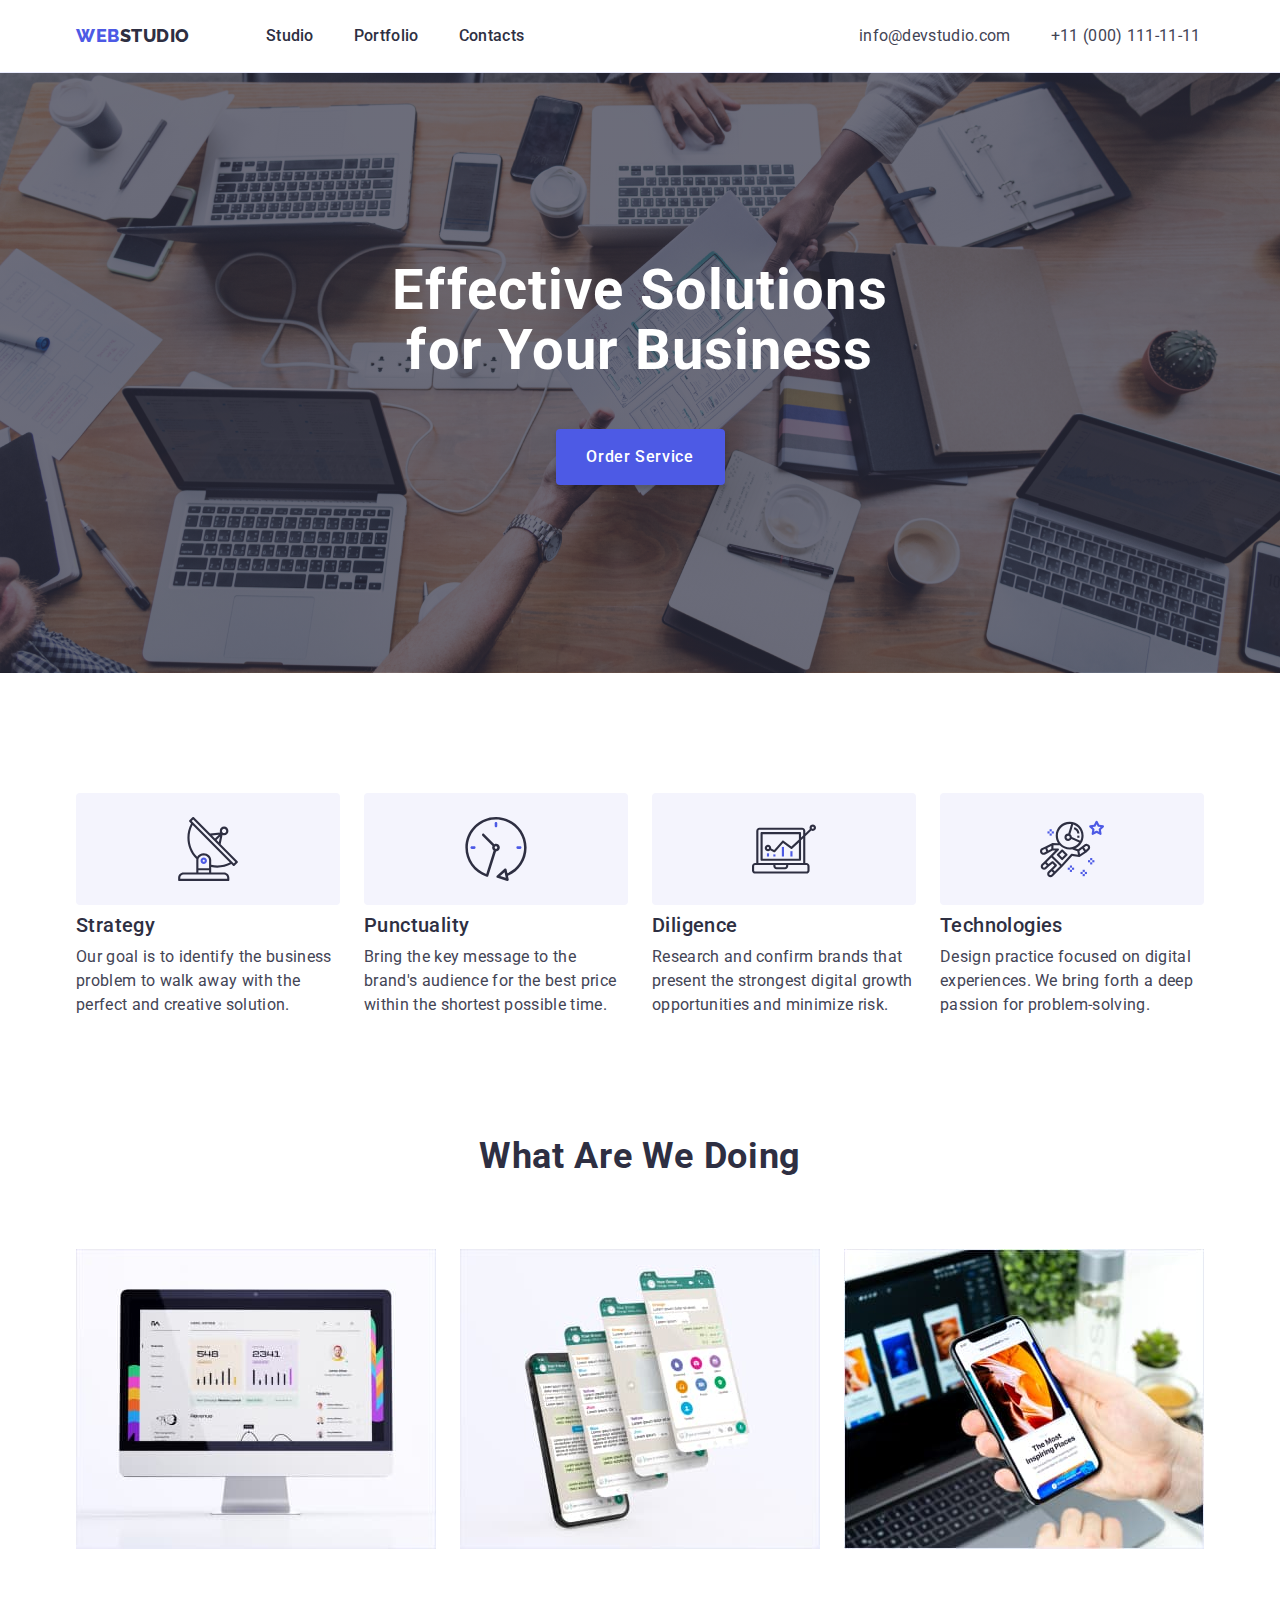
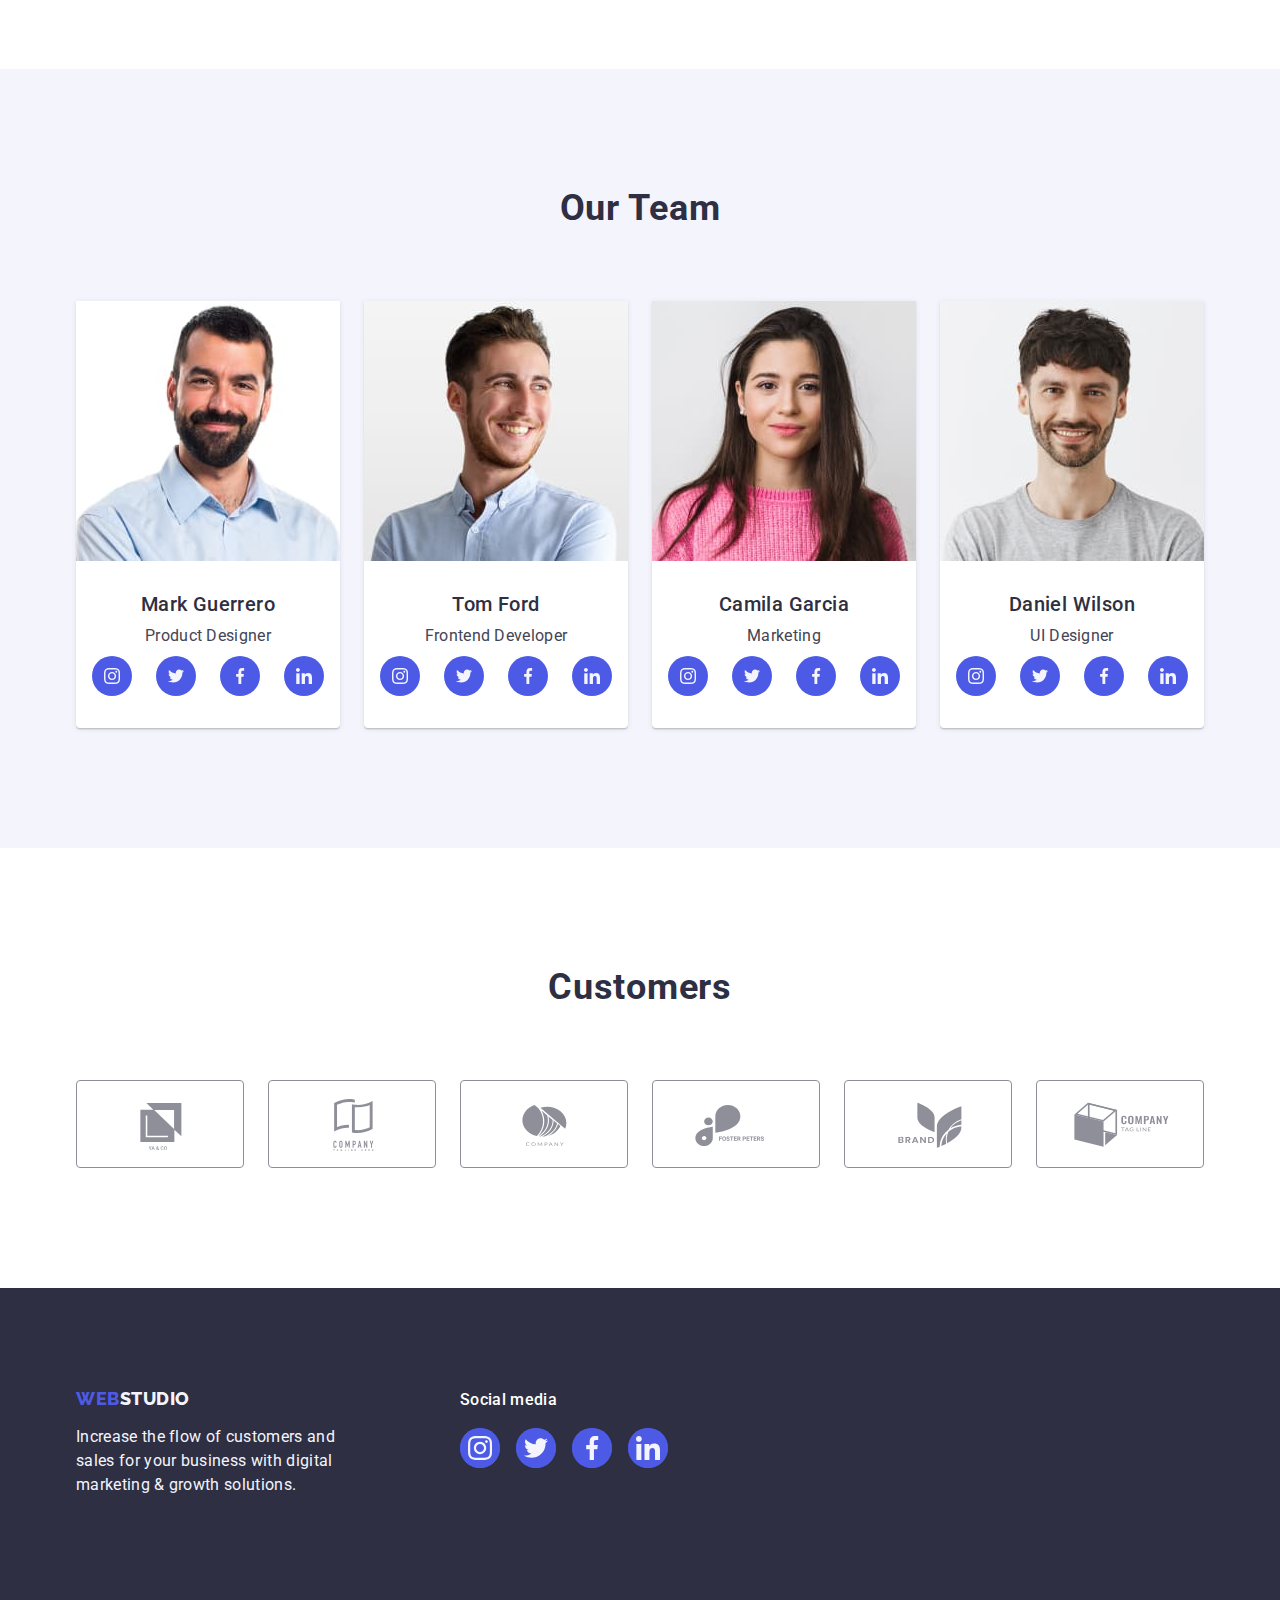
<file: index.html>
<!DOCTYPE html>
<html lang="en">
<head>
    <meta charset="UTF-8">
    <meta http-equiv="X-UA-Compatible" content="IE=edge">
    <meta name="viewport" content="width=device-width, initial-scale=1.0">
    <link rel="preconnect" href="https://fonts.googleapis.com">
    <link rel="preconnect" href="https://fonts.gstatic.com" crossorigin>
    <link href="https://fonts.googleapis.com/css2?family=Raleway:wght@800&family=Roboto:wght@400;500;700;900&display=swap" rel="stylesheet">
    <link rel="stylesheet" href="https://cdnjs.cloudflare.com/ajax/libs/modern-normalize/1.1.0/modern-normalize.min.css">
    <link rel="stylesheet" href="./css/style.css">
    <title>WebStudio</title>
</head>
<body> 
    <header class="page-header">
        <div class="container flexing">
        <nav class="page-navigation">
            <a class="logo link" href="./index.html">Web<span class="logo-studio">Studio</span>
            </a>
            <ul class="menu list">
                <li class="menu-item">
                   <a class="menu-link link" href="./index.html">Studio</a>
                </li>
                <li class="menu-item">
                   <a class="menu-link link"  href="./portfolio.html">Portfolio</a>
                </li>
                <li class="menu-item">
                   <a class="menu-link link"  href="">Contacts</a>
                </li>
            </ul>
            </nav>
        <address class="menu-contacts">
            <ul class="menu-contacts list">
                <li class="menu-contacts-item">
                    <a class="menu-contacts-link link" href="mailto:info@devstudio.com">info@devstudio.com</a>
                </li>
                <li class="menu-contacts-item">
                    <a class="menu-contacts-link link" href="tel:+110001111111">+11 (000) 111-11-11</a>
                </li>
            </ul>
        </address> 
        </div>
    </header>

    <main>
        <!-- HERO -->
        <section class="hero">
            <div class="container">
            <h1 class="hero-title">Effective Solutions for Your Business </h1>
            <button class="hero-modal-button" type="button">Order Service</button>
            </div>
        </section>
        <!-- STUDIO -->
        <section class="studio" id="studio">
            <div class="container">
            <h2 class="visually-hidden">Advantages</h2>
            <ul class="studio-wrp list">
                <li class="studio-item">
                    <div class="studio-icon-wrp">
                    <svg class="studio-icon" width="64" height="64">
                        <use href="./images/icons.svg#icon-antenna-1"></use>
                    </svg>
                    </div>
                    <h3 class="studio-item-title">Strategy</h3>
                    <p class="studio-descr">Our goal is to identify the business problem to walk away with the perfect and creative solution.</p>
                </li>
                <li class="studio-item">
                    <div class="studio-icon-wrp">
                    <svg class="studio-icon" width="64" height="64">
                        <use href="./images/icons.svg#icon-clock-1"></use>
                    </svg>
                    </div>
                    <h3 class="studio-item-title">Punctuality</h3>
                    <p class="studio-descr">Bring the key message to the brand's audience for the best price within the shortest possible time.</p>
                </li>
                <li class="studio-item">
                    <div class="studio-icon-wrp">
                    <svg class="studio-icon" width="64" height="64">
                        <use href="./images/icons.svg#icon-diagram-1"></use>
                    </svg>
                    </div>
                    <h3 class="studio-item-title">Diligence</h3>
                    <p class="studio-descr">Research and confirm brands that present the strongest digital growth opportunities and minimize risk.</p>
                </li>
                <li class="studio-item">
                    <div class="studio-icon-wrp">
                    <svg class="studio-icon" width="64" height="64">
                        <use href="./images/icons.svg#icon-astronaut-1"></use>
                    </svg>
                    </div>
                    <h3 class="studio-item-title">Technologies</h3>
                    <p class="studio-descr">Design practice focused on digital experiences. We bring forth a deep passion for problem-solving.</p>
                </li>
            </ul>
            </div>
        </section>
        <!-- WORK -->
        <section class="work">
            <div class="container">
            <h2 class="work-title">What are we doing</h2>
            <ul class="work-wrp list">
                <li class="work-item">
                    <img class="work-img" src="./images/computer.jpg" alt="computer" width="360" height="300">
                </li>
                <li class="work-item">
                    <img class="work-img" src="./images/phone.jpg" alt="phone" width="360" height="300">
                </li>
                <li class="work-item">
                    <img class="work-img" src="./images/table.jpg" alt="working place" width="360" height="300">
                </li>
            </ul>
            </div>
        </section>

        <section class="contacts" id="contacts">
            <div class="container">
            <h2 class="contacts-title">Our Team</h2>
            <ul class="contacts-wrp list">
                <li class="contacts-item">
                    <img class="contacts-img" src="./images/mark.jpg" alt="mark guerrero" width="264" height="260">
                    <div class="contacts-descr">
                    <h3 class="contacts-employee">Mark Guerrero</h3>
                    <p class="contacts-job">Product Designer</p>
                    
                <ul class="contacts-icon-wrp list">
                    <li class="contacts-icon-item">
                        <a href="" class="contacts-link">
                        <svg class="contacts-icon" width="16" height="16">
                            <use href="./images/icons.svg#icon-instagram"></use>
                        </svg>
                        </a>
                    </li>
                    <li class="contacts-icon-item">
                        <a href="" class="contacts-link">
                        <svg class="contacts-icon" width="16" height="16">
                            <use href="./images/icons.svg#icon-twitter"></use>
                        </svg>
                        </a>
                    </li>
                    <li class="contacts-icon-item">
                        <a href="" class="contacts-link">
                        <svg class="contacts-icon" width="16" height="16">
                            <use href="./images/icons.svg#icon-facebook"></use>
                        </svg>
                        </a>
                    </li>
                    <li class="contacts-icon-item">
                        <a href="" class="contacts-link">
                        <svg class="contacts-icon" width="16" height="16">
                            <use href="./images/icons.svg#icon-linkedin"></use>
                        </svg>
                        </a>
                    </li>
                </ul>
            </div>
                </li>
                <li class="contacts-item">
                    <img class="contacts-img" src="./images/tom.jpg" alt="tom ford" width="264" height="260">
                    <div class="contacts-descr">
                    <h3 class="contacts-employee">Tom Ford</h3>
                    <p class="contacts-job">Frontend Developer</p>
                    
            <ul class="contacts-icon-wrp list">
                <li class="contacts-icon-item">
                    <a href="" class="contacts-link">
                        <svg class="contacts-icon" width="16" height="16">
                            <use href="./images/icons.svg#icon-instagram"></use>
                        </svg>
                    </a>
                </li>
                <li class="contacts-icon-item">
                    <a href="" class="contacts-link">
                        <svg class="contacts-icon" width="16" height="16">
                            <use href="./images/icons.svg#icon-twitter"></use>
                        </svg>
                    </a>
                </li>
                <li class="contacts-icon-item">
                    <a href="" class="contacts-link">
                        <svg class="contacts-icon" width="16" height="16">
                            <use href="./images/icons.svg#icon-facebook"></use>
                        </svg>
                    </a>
                </li>
                <li class="contacts-icon-item">
                    <a href="" class="contacts-link">
                        <svg class="contacts-icon" width="16" height="16">
                            <use href="./images/icons.svg#icon-linkedin"></use>
                        </svg>
                    </a>
                </li>
            </ul>
            </div>
                </li>
                <li class="contacts-item">
                    <img class="contacts-img" src="./images/camila.jpg" alt=" camila garcia" width="264" height="260">
                    <div class="contacts-descr">
                    <h3 class="contacts-employee">Camila Garcia</h3>
                    <p class="contacts-job">Marketing</p>
                <ul class="contacts-icon-wrp list">
                    <li class="contacts-icon-item">
                        <a href="" class="contacts-link">
                            <svg class="contacts-icon" width="16" height="16">
                                <use href="./images/icons.svg#icon-instagram"></use>
                            </svg>
                        </a>
                    </li>
                    <li class="contacts-icon-item">
                        <a href="" class="contacts-link">
                            <svg class="contacts-icon" width="16" height="16">
                                <use href="./images/icons.svg#icon-twitter"></use>
                            </svg>
                        </a>
                    </li>
                    <li class="contacts-icon-item">
                        <a href="" class="contacts-link">
                            <svg class="contacts-icon" width="16" height="16">
                                <use href="./images/icons.svg#icon-facebook"></use>
                            </svg>
                        </a>
                    </li>
                    <li class="contacts-icon-item">
                        <a href="" class="contacts-link">
                            <svg class="contacts-icon" width="16" height="16">
                                <use href="./images/icons.svg#icon-linkedin"></use>
                            </svg>
                        </a>
                    </li>
                </ul>
                </div>
                </li>
                <li class="contacts-item">
                    <img class="contacts-img" src="./images/daniel.jpg" alt="daniel wilson" width="264" height="260">
                    <div class="contacts-descr">
                    <h3 class="contacts-employee">Daniel Wilson</h3>
                    <p class="contacts-job">UI Designer</p>
                    <ul class="contacts-icon-wrp list">
                        <li class="contacts-icon-item">
                            <a href="" class="contacts-link">
                                <svg class="contacts-icon" width="16" height="16">
                                    <use href="./images/icons.svg#icon-instagram"></use>
                                </svg>
                            </a>
                        </li>
                        <li class="contacts-icon-item">
                            <a href="" class="contacts-link">
                                <svg class="contacts-icon" width="16" height="16">
                                    <use href="./images/icons.svg#icon-twitter"></use>
                                </svg>
                            </a>
                        </li>
                        <li class="contacts-icon-item">
                            <a href="" class="contacts-link">
                                <svg class="contacts-icon" width="16" height="16">
                                    <use href="./images/icons.svg#icon-facebook"></use>
                                </svg>
                            </a>
                        </li>
                        <li class="contacts-icon-item">
                            <a href="" class="contacts-link">
                                <svg class="contacts-icon" width="16" height="16">
                                    <use href="./images/icons.svg#icon-linkedin"></use>
                                </svg>
                            </a>
                        </li>
                    </ul>
                    </div>
                </li>
            </ul>
            </div>
        </section>

        <section class="customers">
            <div class="container">
                <h2 class="customers-title">Customers</h2>
                <ul class="customers-wrp list">
                    <li class="customers-item">
                        <a href="" class="customers-link">
                        <svg class="customers-icon" width="104" height="56">
                            <use href="./images/icons.svg#icon-cstmr1"></use>
                        </svg>
                        </a>
                    </li>
                    <li class="customers-item">
                        <a href="" class="customers-link">
                            <svg class="customers-icon" width="104" height="56">
                                <use href="./images/icons.svg#icon-cstmr2"></use>
                            </svg>
                        </a>
                    </li>
                    <li class="customers-item">
                        <a href="" class="customers-link">
                            <svg class="customers-icon" width="104" height="56">
                                <use href="./images/icons.svg#icon-cstmr3"></use>
                            </svg>
                        </a>
                    </li>
                    <li class="customers-item">
                    <a href="" class="customers-link">
                        <svg class="customers-icon" width="104" height="56">
                            <use href="./images/icons.svg#icon-cstmr4"></use>
                        </svg>
                    </a>
                    </li>
                    <li class="customers-item">
                        <a href="" class="customers-link">
                            <svg class="customers-icon" width="104" height="56">
                                <use href="./images/icons.svg#icon-cstmr5"></use>
                            </svg>
                        </a>
                    </li>
                    <li class="customers-item">
                        <a href="" class="customers-link">
                            <svg class="customers-icon" width="104" height="56">
                                <use href="./images/icons.svg#icon-cstmr6"></use>
                            </svg>
                        </a>
                    </li>
                </ul>
            </div>
        </section>
    </main>
    <footer class="footer">
    <div class="container footer-container">
            <div class="footer-about">
                <a class="footer-logo link" href="./index.html"> Web<span class="footer-studio">Studio</span></a>
                <p class="footer-descr">Increase the flow of customers and sales for your business with digital
                    marketing & growth solutions.</p>
            </div>
            <div class="footer-links">
                <p class="footer-social">Social media</p>
            <ul class="footer-wrp list">
                <li class="footer-item">
                    <a href="" class="footer-link">
                        <svg class="footer-icon" width="24" height="24">
                            <use href="./images/icons.svg#icon-instagram"></use>
                        </svg>
                    </a>    
                </li>
                <li class="footer-item">
                    <a href="" class="footer-link">
                        <svg class="footer-icon" width="24" height="24">
                            <use href="./images/icons.svg#icon-twitter"></use>
                        </svg>
                    </a>
                </li>
                <li class="footer-item">
                    <a href="" class="footer-link">
                        <svg class="footer-icon" width="24" height="24">
                            <use href="./images/icons.svg#icon-facebook"></use>
                        </svg>
                    </a>
                </li>
                <li class="footer-item">
                    <a href="" class="footer-link">
                        <svg class="footer-icon" width="24" height="24">
                            <use href="./images/icons.svg#icon-linkedin"></use>
                        </svg>
                    </a>
                </li>
            </ul>
            </div>
        </div>
    </footer>
</body>
</html>
</file>
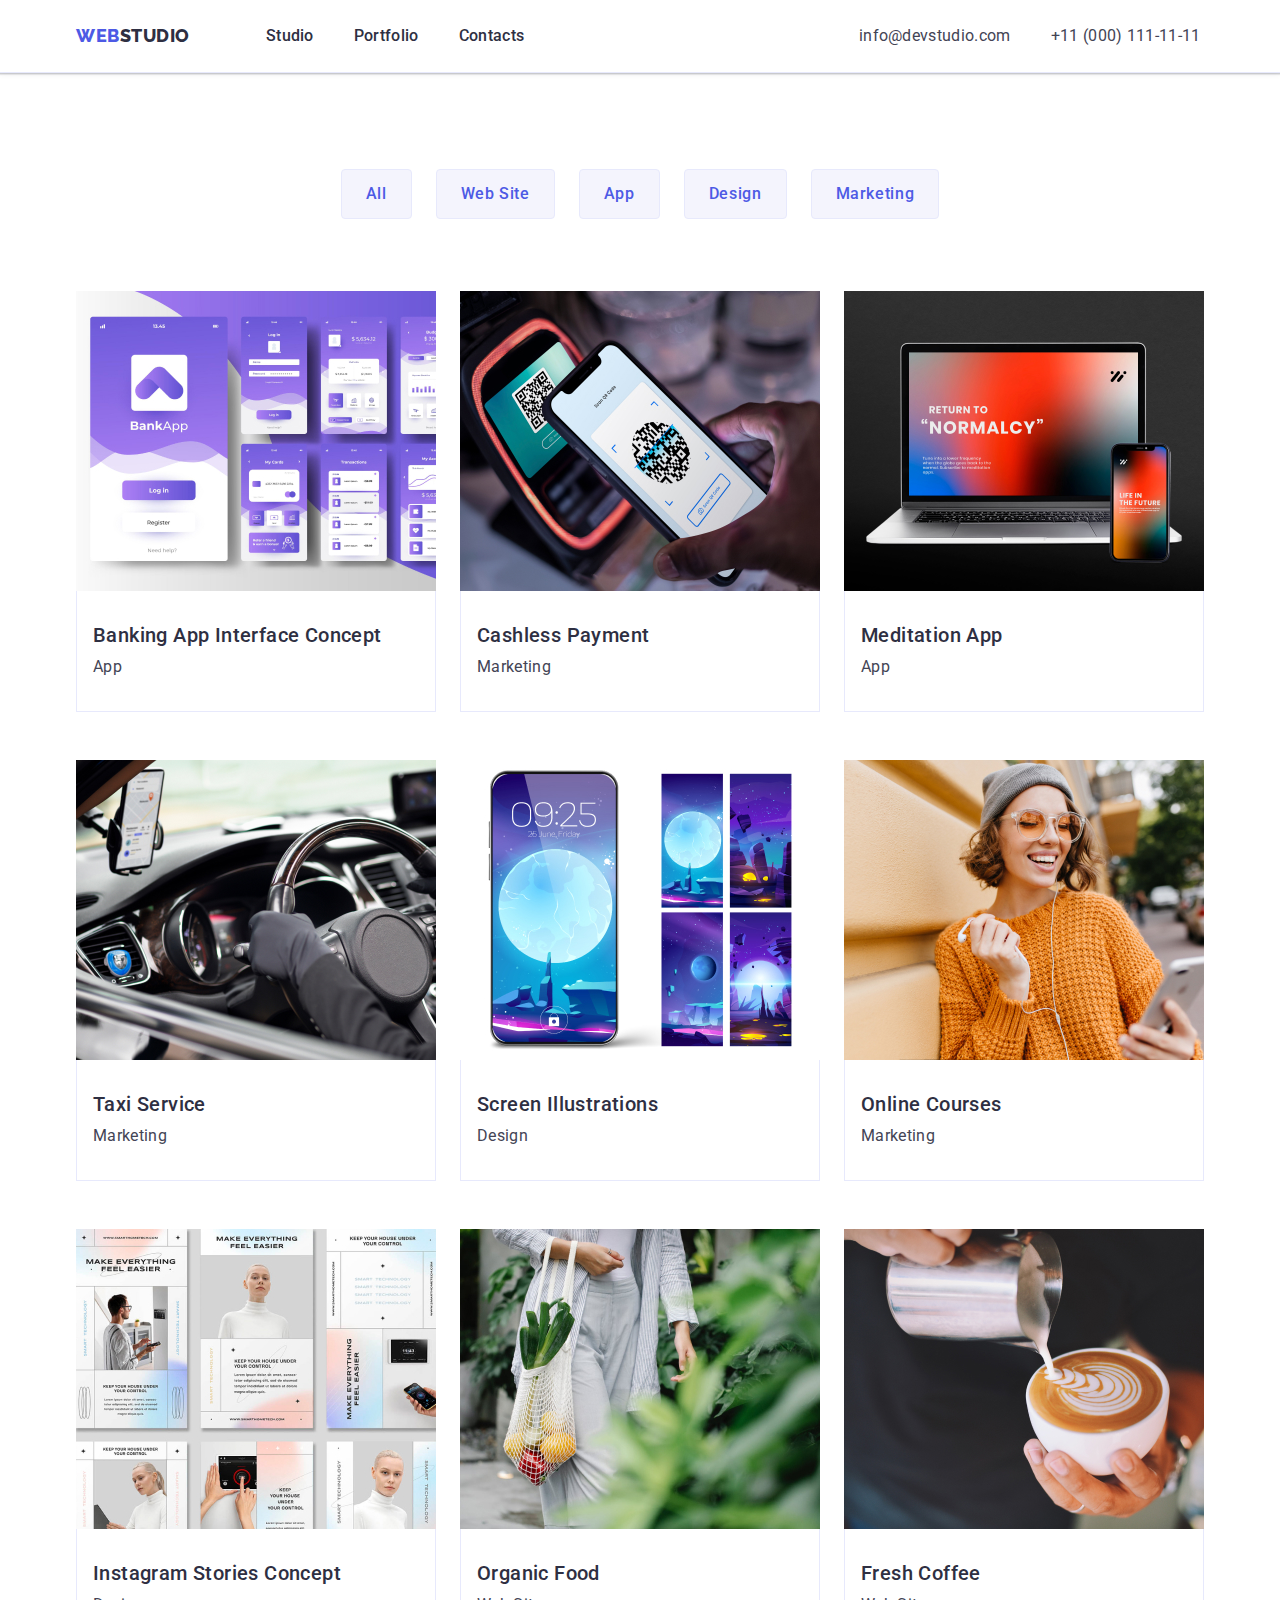
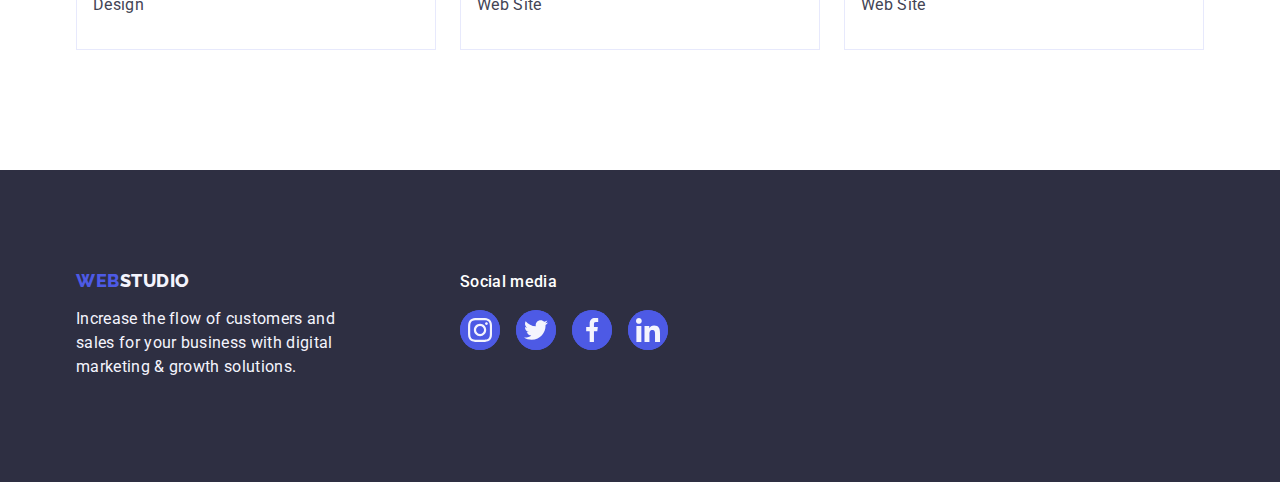
<file: portfolio.html>
<!DOCTYPE html>
<html lang="en">
<head>
    <meta charset="UTF-8">
    <meta http-equiv="X-UA-Compatible" content="IE=edge">
    <meta name="viewport" content="width=device-width, initial-scale=1.0">
    <link rel="preconnect" href="https://fonts.googleapis.com">
    <link rel="preconnect" href="https://fonts.gstatic.com" crossorigin>
    <link href="https://fonts.googleapis.com/css2?family=Raleway:wght@800&family=Roboto:wght@400;500;700;900&display=swap" rel="stylesheet">
    <link rel="stylesheet" href="https://cdnjs.cloudflare.com/ajax/libs/modern-normalize/1.1.0/modern-normalize.min.css" />
    <link rel="stylesheet" href="./css/style.css">
    <title>Portfolio</title>
</head>
<body>
        <header class="page-header">
            <div class="container flexing">
                <nav class="page-navigation">
                    <a class="logo link" href="./index.html">Web<span class="logo-studio">Studio</span>
                    </a>
                    <ul class="menu list">
                        <li class="menu-item">
                            <a class="menu-link link" href="./index.html">Studio</a>
                        </li>
                        <li class="menu-item">
                            <a class="menu-link link" href="./portfolio.html">Portfolio</a>
                        </li>
                        <li class="menu-item">
                            <a class="menu-link link" href="">Contacts</a>
                        </li>
                    </ul>
                </nav>
                <address class="menu-contacts">
                    <ul class="menu-contacts list">
                        <li class="menu-contacts-item">
                            <a class="menu-contacts-link link" href="mailto:info@devstudio.com">info@devstudio.com</a>
                        </li>
                        <li class="menu-contacts-item">
                            <a class="menu-contacts-link link" href="tel:+110001111111">+11 (000) 111-11-11</a>
                        </li>
                    </ul>
                </address>
            </div>
        </header>
            <main>
            <section class="portfolio" id="portfolio">
                <div class="container">
                <h1 class="visually-hidden">portfolio</h1>
                <ul class="portfolio-filters list">
                    <li>
                        <button class="portfolio-btn" type="button">All</button>
                    </li>
                    <li>
                        <button class="portfolio-btn" type="button">Web Site</button>
                    </li>
                    <li>
                        <button class="portfolio-btn" type="button">App</button>
                    </li>
                    <li>
                        <button class="portfolio-btn" type="button">Design</button>
                    </li>
                    <li>
                        <button class="portfolio-btn" type="button">Marketing</button>
                    </li>
                </ul>
                <ul class="portfolio-projects list">
                    <li class="portfolio-item">
                        <a href="#" class="portfolio-link link">
                            <img class="portfolio-img" src="./images/bank.jpg" alt="bank app">
                            <div class="portfolio-wrp">
                        <h2 class="portfolio-work">Banking App Interface Concept</h2>
                        <p class="portfolio-descr">App</p>
                        </div>
                        </a>
                    </li>
                    <li class="portfolio-item">
                        <a href="#" class="portfolio-link link">
                            <img class="portfolio-img" src="./images/pay.jpg" alt="payment">
                        <div class="portfolio-wrp">
                        <h2 class="portfolio-work">Cashless Payment</h2>
                        <p class="portfolio-descr">Marketing</p>
                        </div>
                        </a>
                    </li>
                    <li class="portfolio-item">
                        <a href="#" class="portfolio-link link">
                            <img class="portfolio-img" src="./images/meditation.jpg" alt="laptop">
                        <div class="portfolio-wrp">
                        <h2 class="portfolio-work">Meditation App</h2>
                        <p class="portfolio-descr">App</p>
                        </div>
                        </a>
                    </li>
                    <li class="portfolio-item">
                        <a href="#" class="portfolio-link link">
                        <img class="portfolio-img" src="./images/taxi.jpg" alt="taxi driver">
                        <div class="portfolio-wrp">
                        <h2 class="portfolio-work">Taxi Service</h2>
                        <p class="portfolio-descr">Marketing</p>
                        </div>
                        </a>
                    </li>
                    <li class="portfolio-item">
                        <a href="#" class="portfolio-link link">
                        <img class="portfolio-img" src="./images/illustration.jpg" alt="Illustrations">
                        <div class="portfolio-wrp">
                        <h2 class="portfolio-work">Screen Illustrations</h2>
                        <p class="portfolio-descr">Design</p>
                        </div>
                        </a>
                    </li>
                    <li class="portfolio-item">
                        <a href="#" class="portfolio-link link">
                        <img class="portfolio-img" src="./images/courses.jpg" alt="woman">
                        <div class="portfolio-wrp">
                        <h2 class="portfolio-work">Online Courses</h2>
                        <p class="portfolio-descr">Marketing</p>
                        </div>
                        </a>
                    </li>
                    <li class="portfolio-item">
                        <a href="#" class="portfolio-link link">
                        <img class="portfolio-img" src="./images/concept.jpg" alt="concept">
                        <div class="portfolio-wrp">
                        <h2 class="portfolio-work">Instagram Stories Concept</h2>
                        <p class="portfolio-descr">Design</p>
                        </div>
                        </a>
                    </li>
                    <li class="portfolio-item">
                        <a href="#" class="portfolio-link link">
                        <img class="portfolio-img" src="./images/food.jpg" alt="food">
                        <div class="portfolio-wrp">
                        <h2 class="portfolio-work">Organic Food</h2>
                        <p class="portfolio-descr">Web Site</p>
                        </div>
                        </a>
                    </li>
                    <li class="portfolio-item">
                        <a href="#" class="portfolio-link link">
                        <img class="portfolio-img" src="./images/coffee.jpg" alt="coffee">
                        <div class="portfolio-wrp">
                        <h2 class="portfolio-work">Fresh Coffee</h2>
                        <p class="portfolio-descr">Web Site</p>
                        </div>
                        </a>
                    </li>
                </ul>
                </div>
            </section>
            </main>
    <footer class="footer">
        <div class="container footer-container">
            <div class="footer-about">
                <a class="footer-logo link" href="./index.html"> Web<span class="footer-studio">Studio</span></a>
                <p class="footer-descr">Increase the flow of customers and sales for your business with digital
                    marketing & growth solutions.</p>
            </div>
            <div class="footer-links">
                <p class="footer-social">Social media</p>
                <ul class="footer-wrp list">
                    <li class="footer-item">
                        <a href="" class="footer-link">
                            <svg class="footer-icon" width="24" height="24">
                                <use href="./images/icons.svg#icon-instagram"></use>
                            </svg>
                        </a>
                    </li>
                    <li class="footer-item">
                        <a href="" class="footer-link">
                            <svg class="footer-icon" width="24" height="24">
                                <use href="./images/icons.svg#icon-twitter"></use>
                            </svg>
                        </a>
                    </li>
                    <li class="footer-item">
                        <a href="" class="footer-link">
                            <svg class="footer-icon" width="24" height="24">
                                <use href="./images/icons.svg#icon-facebook"></use>
                            </svg>
                        </a>
                    </li>
                    <li class="footer-item">
                        <a href="" class="footer-link">
                            <svg class="footer-icon" width="24" height="24">
                                <use href="./images/icons.svg#icon-linkedin"></use>
                            </svg>
                        </a>
                    </li>
                </ul>
            </div>
        </div>
    </footer>
</body>
</html>
</file>
<file: css/style.css>
:root{
    --main-font-family: 'Roboto', sans-serif;
    --secondary-font-family-family: 'Raleway', sans-serif;
    --accent-color: #2E2F42; 
    --second-color: #8e8f99; 
    --third-color: #4d5ae5;
    --fourth-color: #f4f4fd;
}

.list{
    list-style-type: none;
}

.link{
    text-decoration: none;
    font-style: normal;
}

button{
    font-family: inherit;
    cursor: pointer;
}

h1,
h2,
h3,
h4,
p {
    margin-top: 0;
    margin-bottom: 0;
}

ul,
ol {
    margin-top: 0;
    margin-bottom: 0;
    padding-left: 0;
}

img {
    display: block;
}

body{
    font-family: var(--main-font-family);
    color: #434455;
    background-color: #fff;
}

.container {
    width: 1158px;
    margin-left: auto;
    margin-right: auto;
    padding-left: 15px;
    padding-right: 15px;
}

.visually-hidden {
    position: absolute;
    width: 1px;
    height: 1px;
    margin: -1px;
    border: 0;
    padding: 0;
    white-space: nowrap;
    clip-path: inset(100%);
    clip: rect(0 0 0 0);
    overflow: hidden;
}

.flexing{
    display: flex;
}

.page-header{
    border-bottom: 1px solid #e7e9fc;
    display: flex;
    box-shadow: 0px 2px 1px rgba(46, 47, 66, 0.08), 0px 1px 1px rgba(46, 47, 66, 0.16), 0px 1px 6px rgba(46, 47, 66, 0.08);
}

.page-navigation{
    display: flex;
    margin-right: 332px;
    align-items: center;
}   

.logo{
    margin-right: 76px;
    font-weight: 800;
    font-size: 18px;
    line-height: 1.17;
    letter-spacing: 0.03em;
    text-transform: uppercase;
    color: #4D5AE5;
    font-family: var(--secondary-font-family-family);
}


.logo-studio{
   color: #2e2f42;
}

.menu{
    display: flex;
    gap: 40px;
    width: 261px;
}

.menu-contacts{
    display: flex;
    gap: 40px;
    align-items: center;
}

.menu-contacts-link:hover,
.menu-contacts-link:focus {
    color: #404bbf;
}

.menu-link{
    color: var(--accent-color) ;
    font-weight: 500;
    font-size: 16px;
    line-height: 1.5;
    letter-spacing: 0.02em;
    padding: 24px 0;
    display: block;
}

.menu-link:hover,
.menu-link:focus{
color: #404bbf;
}

.menu-contacts-link{
    color: #434455;
    font-size: 16px;
    line-height: 24px;
    letter-spacing: 0.02em;
    
}




.contacts-link:hover,
.contacts-link:focus {
    color: #404bbf;
}

.hero{
    max-width: 1440px;
    background-color: var(--accent-color);
    padding: 188px 0;
    background-image: linear-gradient(
        rgba(46, 47, 66, 0.7),
        rgba(46, 47, 66, 0.7)),
        url(../images/workplace.jpg);
    background-position: center;
    background-repeat: no-repeat;
    background-size: cover;
}

.hero-title{
    font-weight: 700;
    font-size: 56px;
    line-height: 1.07;
    text-align: center;
    letter-spacing: 0.02em;
    color: #fff;
    max-width: 496px;
    display: block;
    margin: 0 auto;
}

.hero-modal-button{
    color: #fff;
    min-width: 169px;
    height: 56px;
    left: 636px;
    top: 428px;
    background: #4D5AE5;
    box-shadow: 0px 4px 4px rgba(0, 0, 0, 0.15);
    border-radius: 4px;
    font-weight: 500;
    font-size: 16px;
    line-height: 1.5;
    letter-spacing: 0.04em;
    margin: 0 auto;
    margin-top: 48px;
    display: block;
    border: none;
}

.hero-modal-button:hover,
.hero-modal-button:focus{
    background-color: #404BBF;
}

.studio{
    padding: 120px 0;
}



.studio-wrp{
    display: flex;
    gap: 24px;
}

.studio-item{
    width: calc((100% - 72px) / 4);
}

.studio-icon-wrp{
    background: #F4F4FD;
    border-radius: 4px;
    display: flex;
    align-items: center;
    justify-content: center;
    height: 112px;
    margin-bottom: 8px;
}



.studio-item-title{
    font-weight: 500;
    font-size: 20px;
    line-height: 24px;
    letter-spacing: 0.02em;
    color: var(--accent-color);
    margin-bottom: 8px;
}

.studio-descr{
    font-size: 16px;
    line-height: 24px;
    letter-spacing: 0.02em;
    color: #434455;
}

.work{
    padding-bottom: 120px;
}


.work-item{
    width: calc((100% - 48px) / 3);
}

.work-wrp{
    display: flex;
    gap: 24px;
}

.work-title{
    font-weight: 700;
    font-size: 36px;
    line-height: 1.11;
    text-align: center;
    letter-spacing: 0.02em;
    color: var(--accent-color);
    text-transform: capitalize;
    margin-bottom: 72px;
}

.contacts{
    background-color: #F4F4FD;
    padding: 120px 0;
}

.contacts-wrp{
    display: flex;
    gap: 24px;
}

.contacts-title{
    font-size: 36px;
    line-height: 1.11;
    text-align: center;
    letter-spacing: 0.02em;
    text-transform: capitalize;
    color: var(--accent-color);
    margin-bottom: 72px;
}

.contacts-item{
    background: #fff;
    box-shadow: 0px 1px 6px rgba(46, 47, 66, 0.08), 0px 1px 1px rgba(46, 47, 66, 0.16), 0px 2px 1px rgba(46, 47, 66, 0.08);
    border-radius: 0px 0px 4px 4px;
    width: calc((100% - 72px) / 4);
}

.contacts-descr{
    padding: 32px 16px;
}

.contacts-employee{
    font-weight: 500;
    font-size: 20px;
    line-height: 1,2;
    letter-spacing: 0.02em;
    color: var(--accent-color);
    text-align: center;
    margin-bottom: 8px
}

.contacts-job{
    font-size: 16px;
    line-height: 1.5;
    letter-spacing: 0.02em;
    color: #434455;
    text-align: center;
    margin-bottom: 8px;
}

.contacts-icon-wrp{
    display: flex;
    gap: 24px;
    justify-content: center;
}

.contacts-icon-item{
    width: 40px;
    height: 40px;
}

.contacts-icon{
    fill: #f4f4fd;
}


.contacts-link{
    width: 100%;
    height: 100%;
    background: #4D5AE5;
    border-radius: 50%;
    display: flex;
    align-items: center;
    justify-content: center;
}

.contacts-link:hover,
.contacts-link:focus{
    background-color: #404bbf;
}

.footer{
    background-color: var(--accent-color);
    height: 312px;
    padding: 100px 0;
    display: flex;
    gap: 120px;
}

.footer-container{
    display: flex;
    align-items: baseline;
}

.footer-logo{
    display: inline-block;
    margin-bottom: 16px;
    font-weight: 800;
    font-size: 18px;
    line-height: 1.17;
    letter-spacing: 0.03em;
    text-transform: uppercase;
    color: #4D5AE5;
    font-family: var(--secondary-font-family-family);
}

.footer-studio {
    color: #f4f4fd;
}

.footer-descr{
    font-size: 16px;
    line-height: 1.5;
    letter-spacing: 0.02em;
    color: #F4F4FD;
    max-width: 264px;
}

.footer-about{
    margin-right: 120px;
}


.footer-social{
    font-weight: 500;
    font-size: 16px;
    line-height: 1.5;
    letter-spacing: 0.02em;
    color: #FFFFFF;
    margin-bottom: 16px;
}

.footer-wrp{
    display: flex;
    gap: 16px;
}

.footer-item{
    width: 40px;
    height: 40px;
    background: #4D5AE5;
    border-radius: 100%;
    position: relative;
}

.footer-link{
    width: 100%;
    height: 100%;
    background-color: var(--third-color);
    border-radius: 50%;
    display: flex;
    align-items: center;
    justify-content: center;
}

.footer-link:hover,
.footer-link:focus{
    background-color: #31d0aa;
}

.footer-icon{
    fill: var(--fourth-color) ;
}

.customers{
    padding: 120px 0;
}

.customers-title{
    font-weight: 700;
    font-size: 36px;
    line-height: 1.11;
    text-align: center;
    letter-spacing: 0.02em;
    text-transform: capitalize;
    color: var(--accent-color);
    margin-bottom: 72px;
}

.customers-wrp{
    display: flex;
    gap: 24px;
}

.customers-item{
    width: calc((100% - 120px) / 6);
    height: 88px;
}

.customers-link{
    width: 100%;
    height: 100%;
    border: 1px solid #8E8F99;
    border-radius: 4px;
    display: flex;
    align-items: center;
    justify-content: center;
    color: var(--second-color)
}

.customers-link:hover,
.customers-link:focus{
    border-color: #404bbf;
    color: #404bbf; 
}

.customers-icon{
    fill: currentColor;
}

.portfolio{
    padding: 96px 0 120px;
}

.portfolio-filters{
    display: flex;
    justify-content: center;
    gap: 24px;
    margin-bottom: 72px;
}

.portfolio-btn{
    color: #4D5AE5;
    padding: 12px 24px;
    background: #F4F4FD;
    border: 1px solid #E7E9FC;
    border-radius: 4px;
    font-weight: 500;
    letter-spacing: 0.04em;
    font-size: 16px;
    line-height: 24px;
}

.portfolio-btn:hover,
.portfolio-btn:focus{
    background: #404BBF;
    color: #fff;
    border: 1px solid transparent;
    box-shadow: 0px 3px 1px rgba(0, 0, 0, 0.1), 0px 2px 1px rgba(0, 0, 0, 0.08), 0px 2px 2px rgba(0, 0, 0, 0.12);
}



.portfolio-projects{
    display: flex;
    flex-wrap: wrap;
    row-gap: 48px;
    column-gap: 24px;
    
}

.portfolio-item{
    width: calc((100% - 48px) / 3);
}

.portfolio-link{
    display: block;
}

.portfolio-link:hover,
.portfolio-link:focus{
    box-shadow: 0px 1px 6px rgba(46, 47, 66, 0.08), 0px 1px 1px rgba(46, 47, 66, 0.16), 0px 2px 1px rgba(46, 47, 66, 0.08);
}

.portfolio-wrp{
    padding: 32px 16px;
    border: 1px solid #e7e9fc;
    border-top: none;
    
}

.portfolio-work{
    font-weight: 500;
    font-size: 20px;
    line-height: 24px;
    letter-spacing: 0.02em;
    color: var(--accent-color);
    margin-bottom: 8px
}

.portfolio-descr{
    font-size: 16px;
    line-height: 1.5;
    letter-spacing: 0.02em;
    color: #434455;
    
}
</file>
